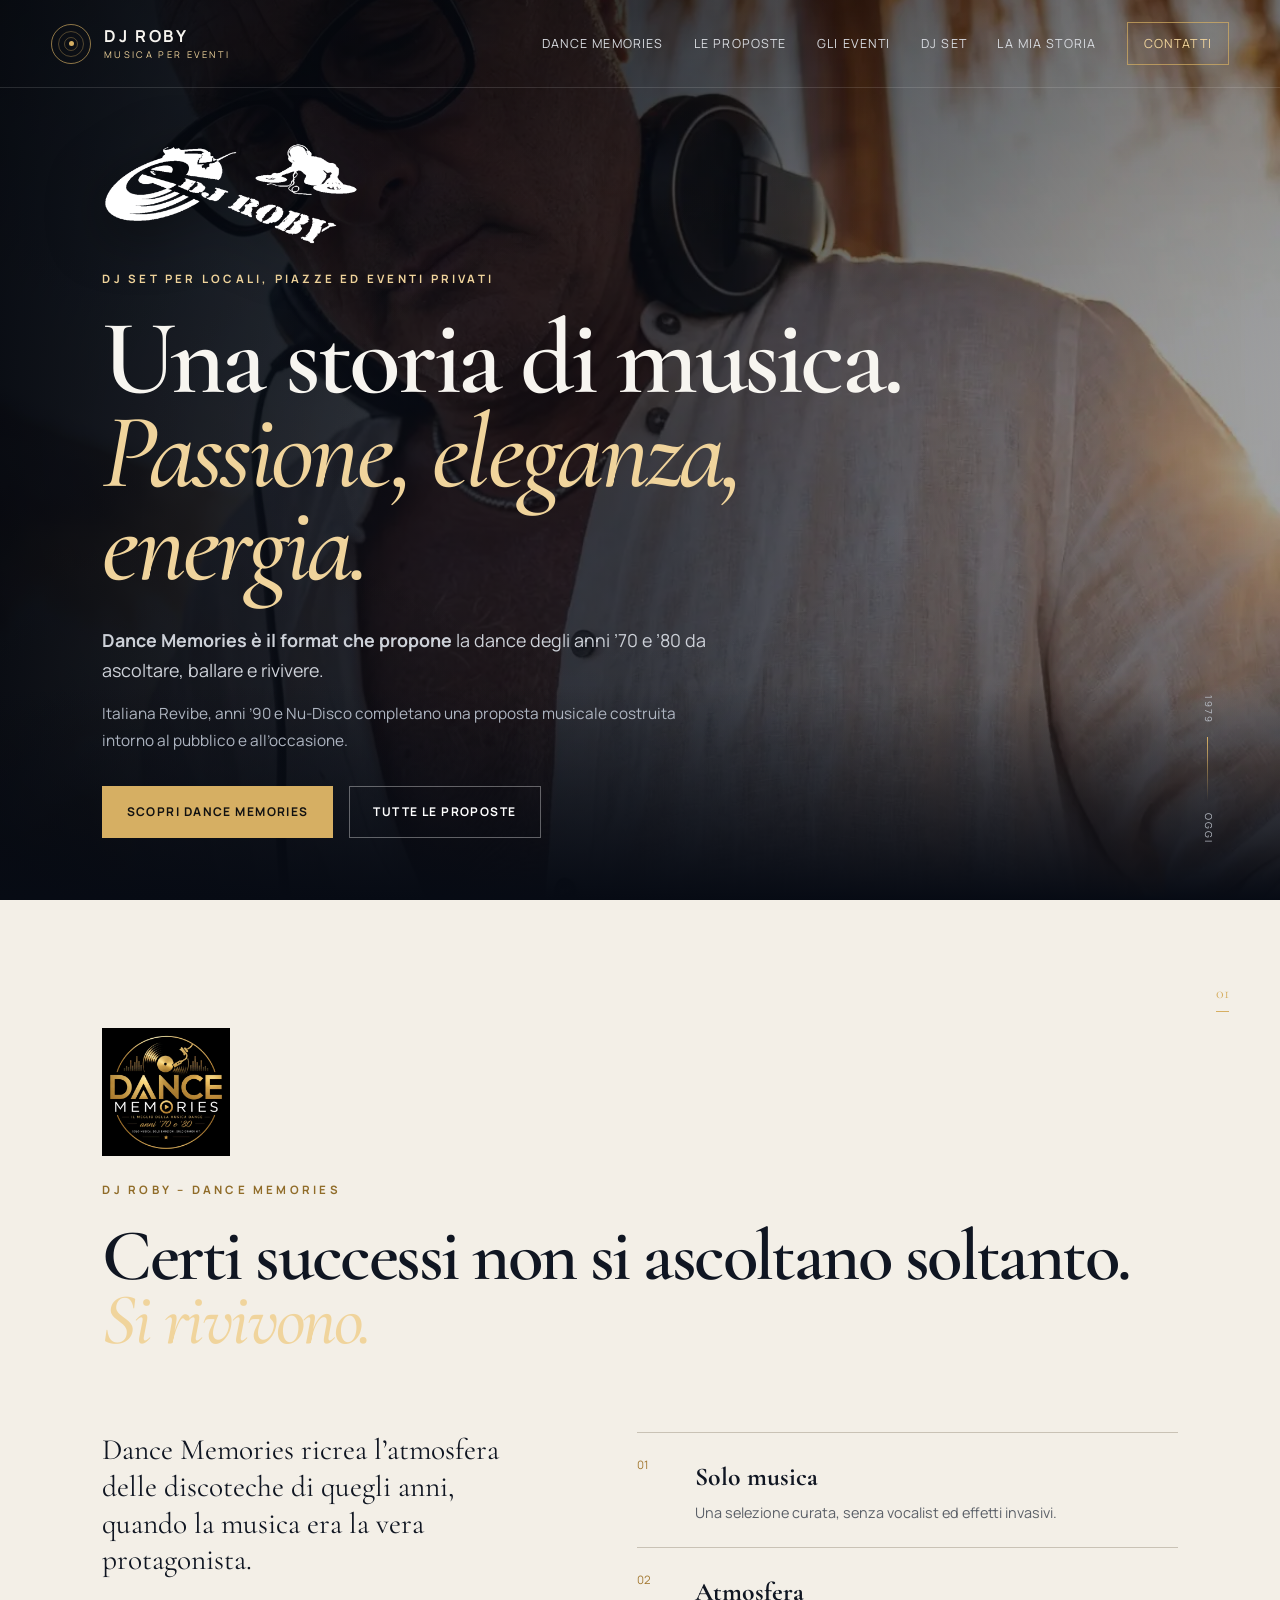
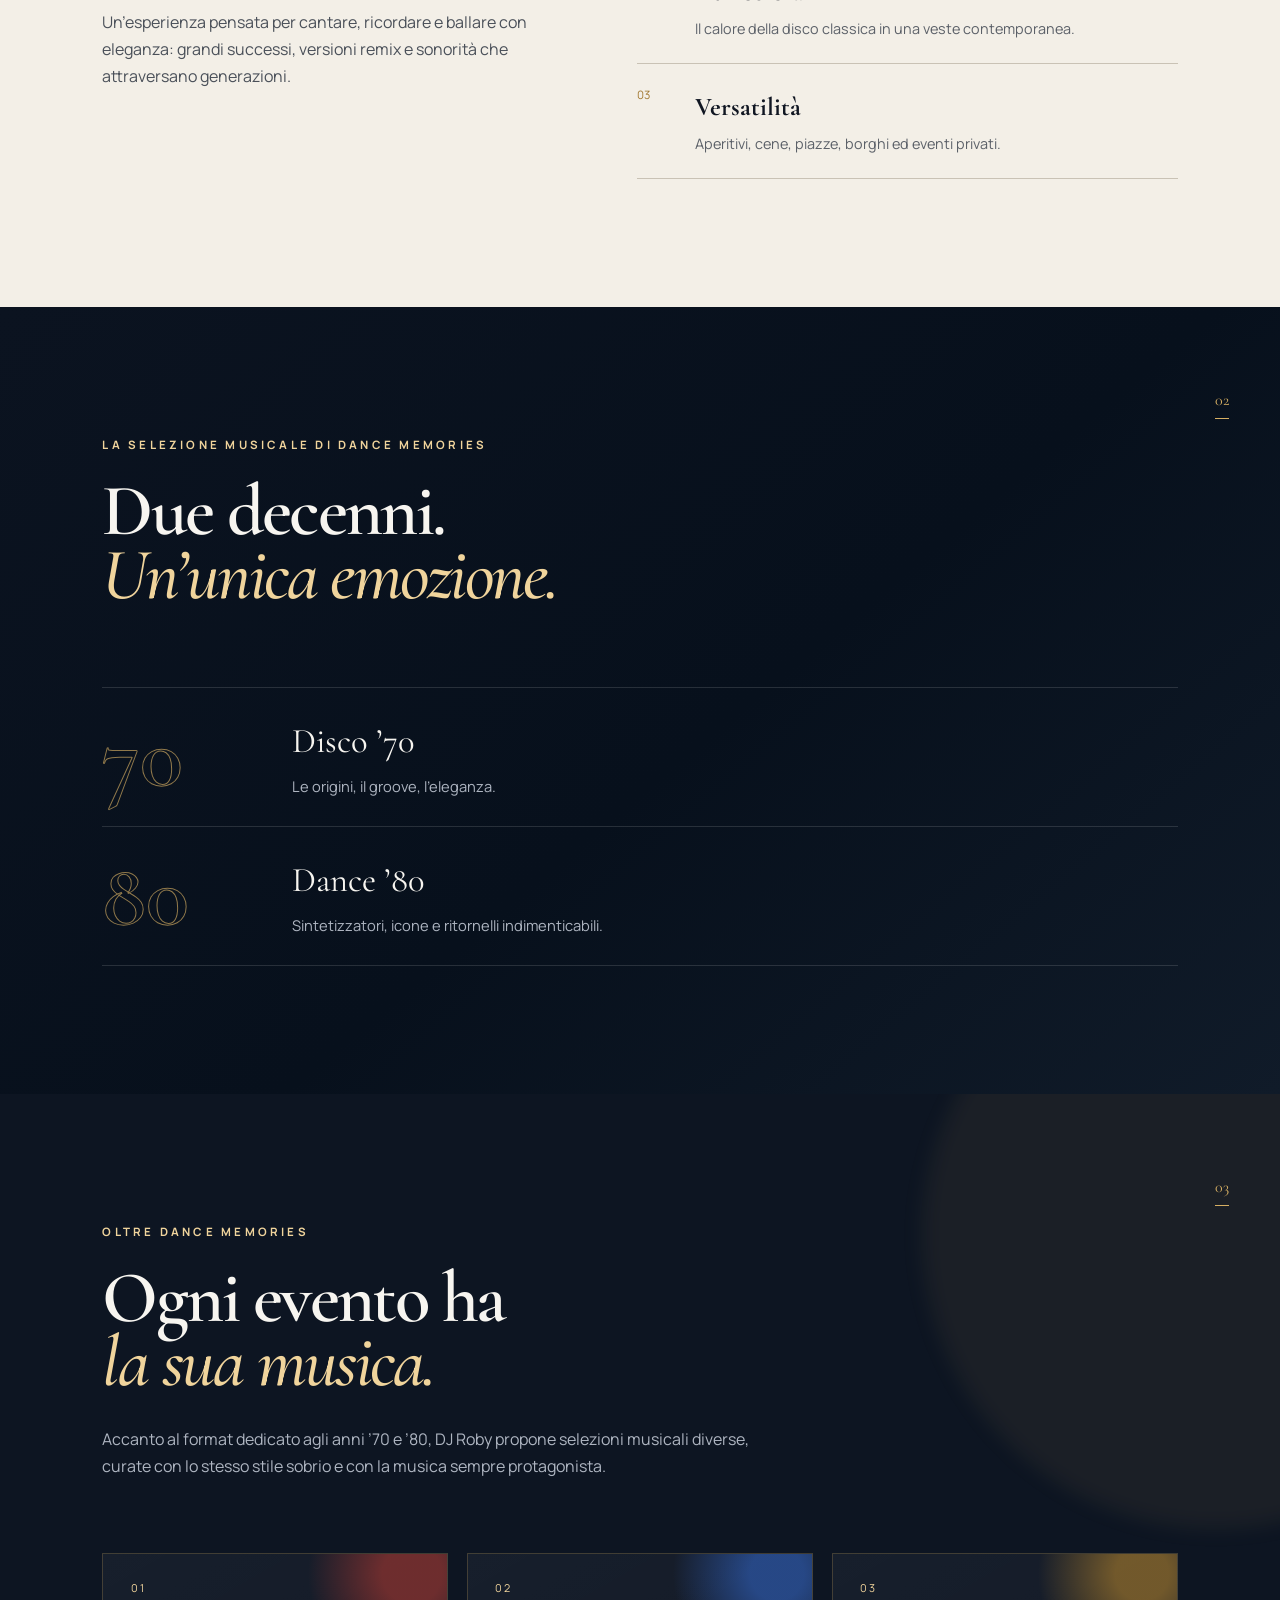
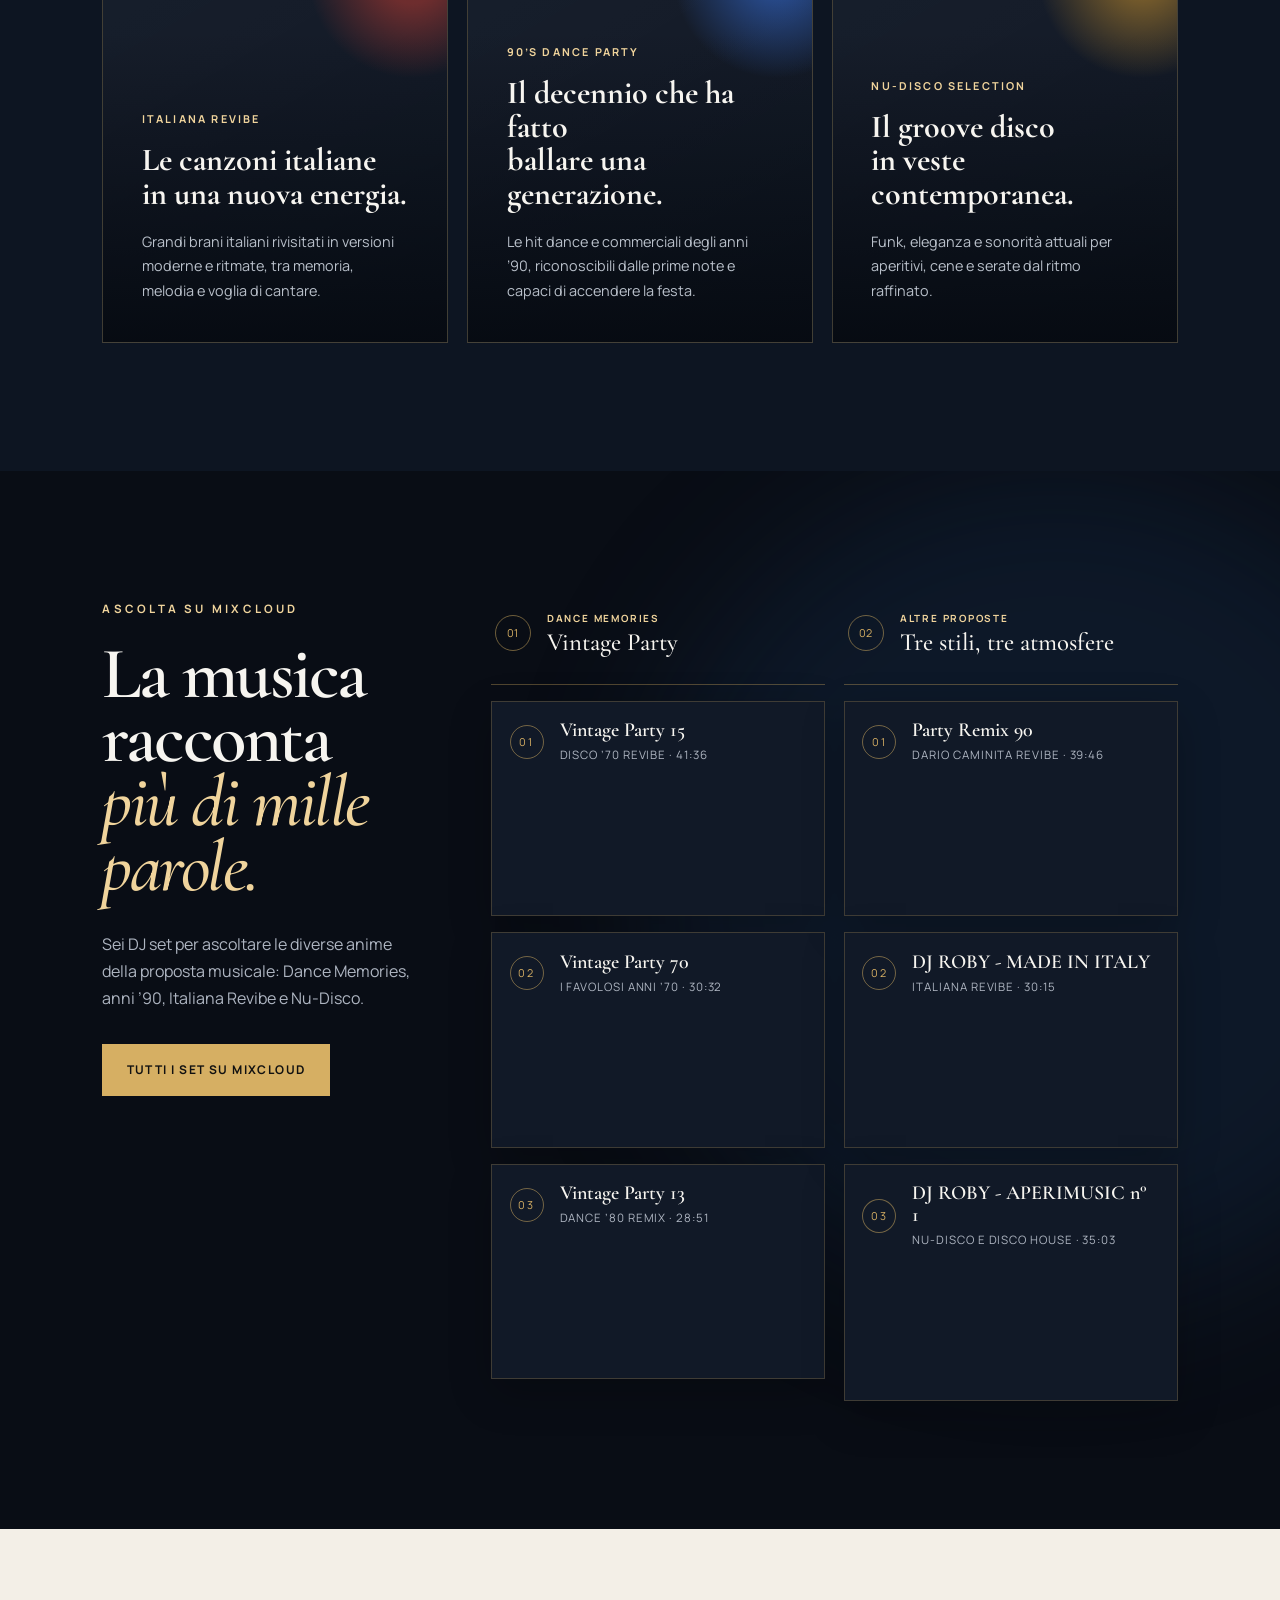
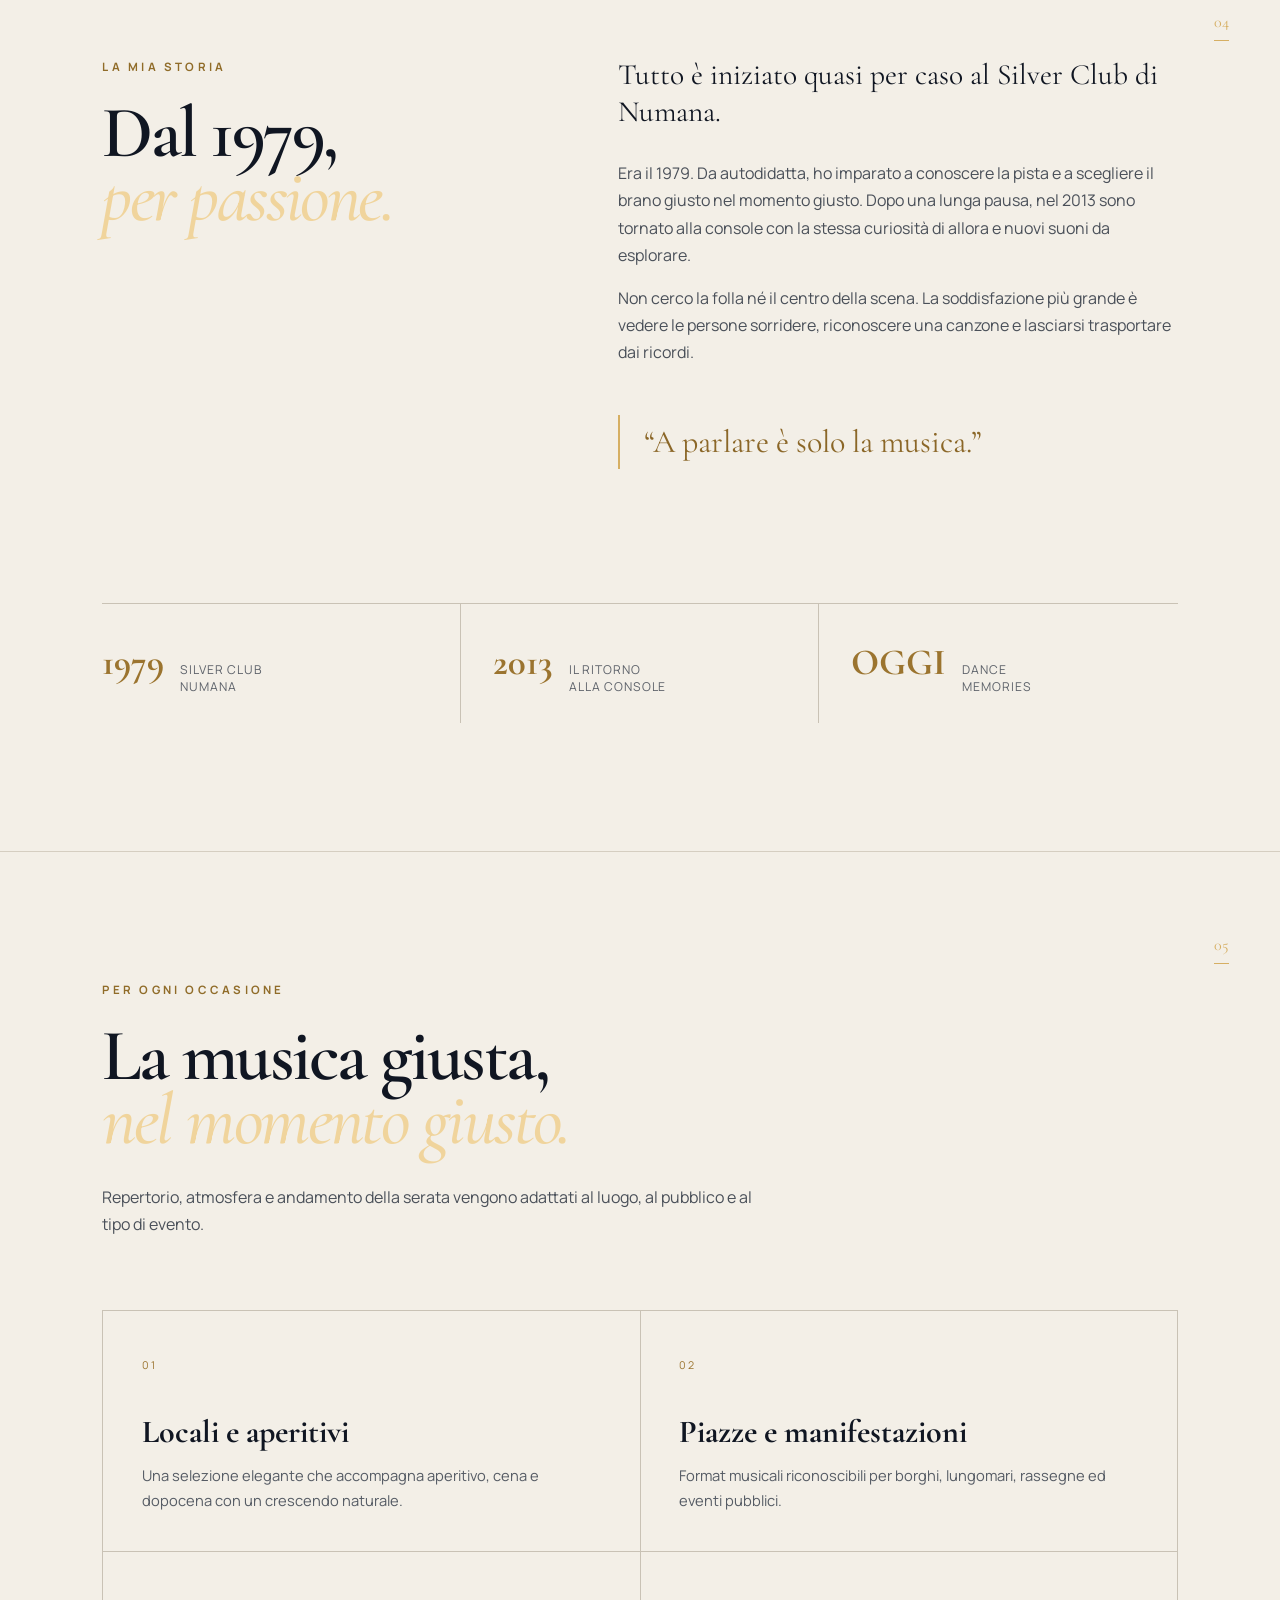
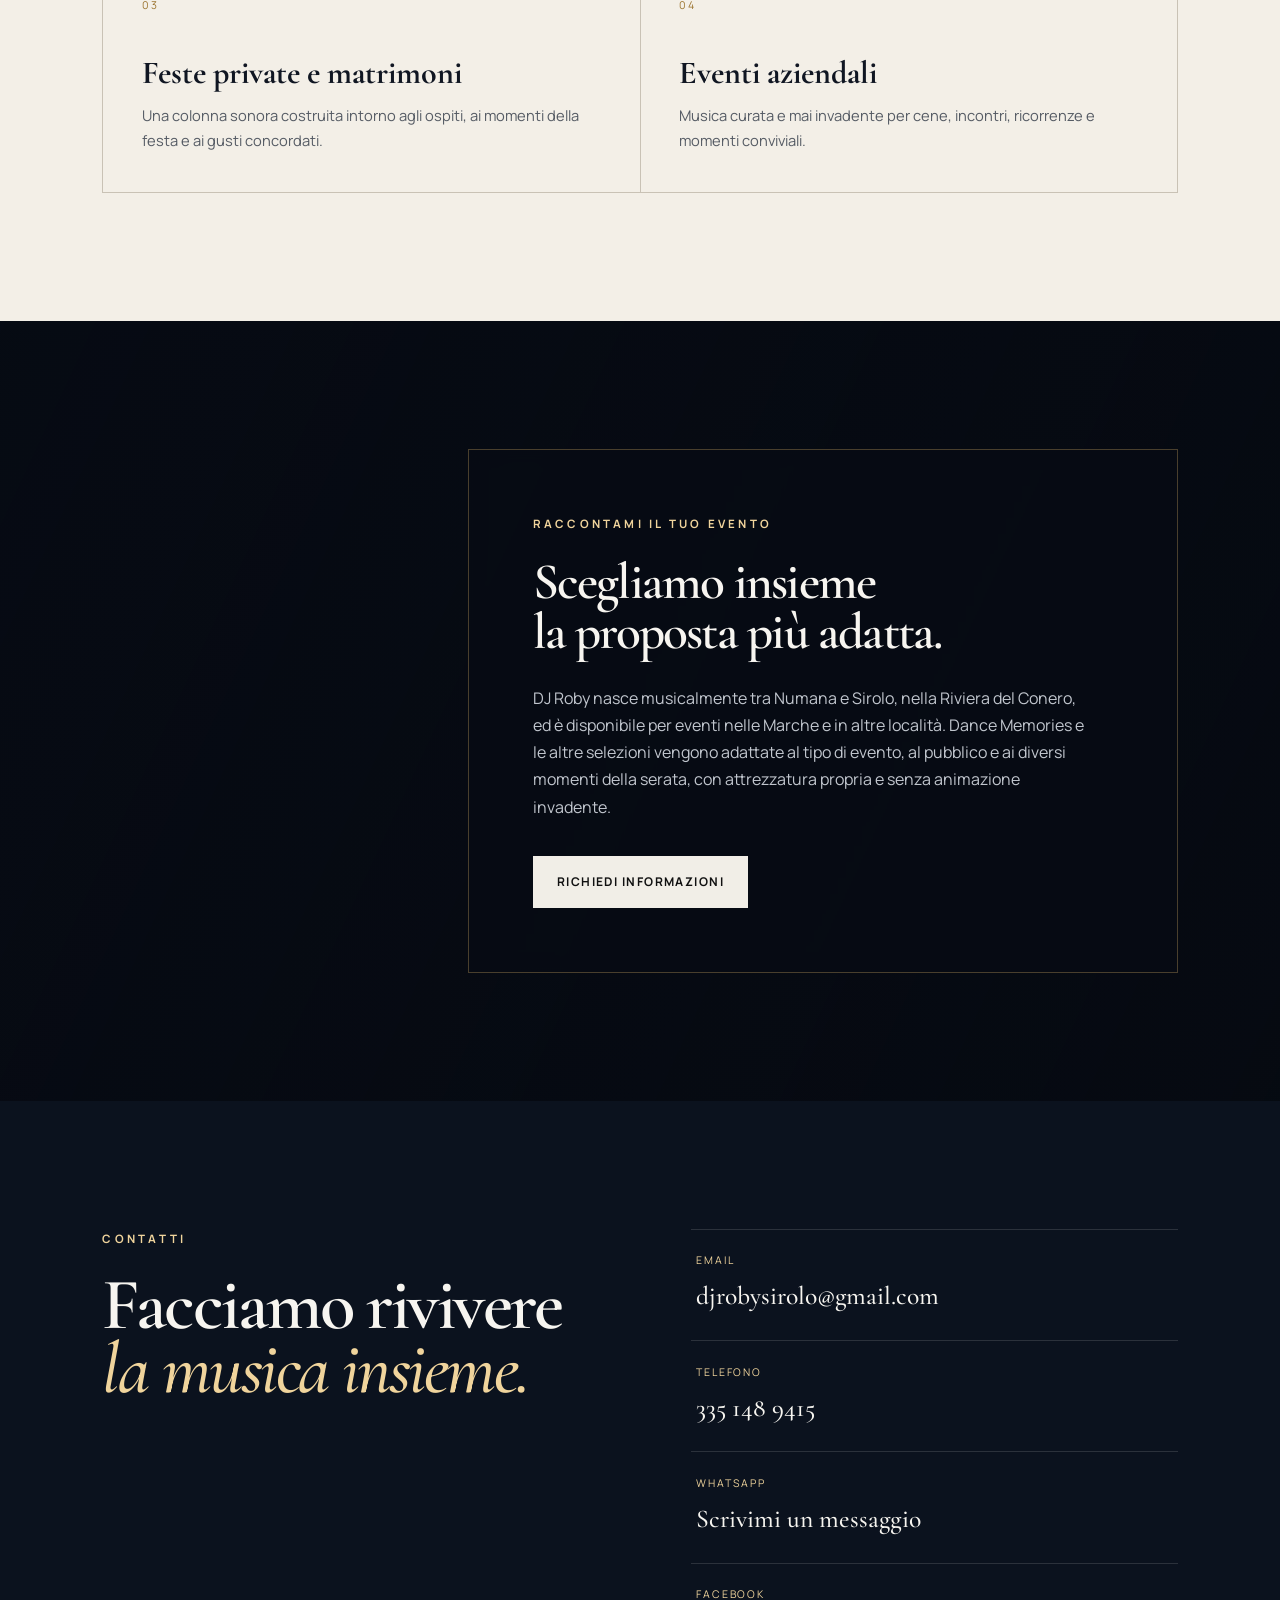
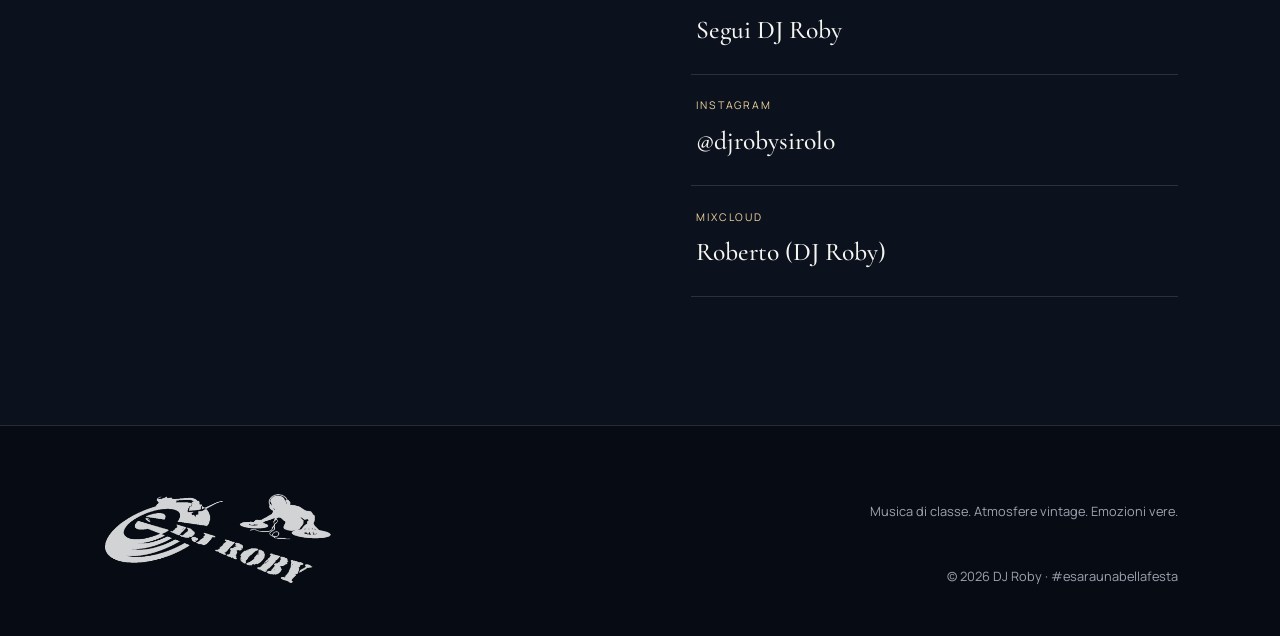
<file: index.html>
<!doctype html>
<html lang="it">
<head>
  <meta charset="utf-8">
  <meta name="viewport" content="width=device-width, initial-scale=1">

  <title>DJ Roby | Dance Memories e DJ set per eventi nelle Marche</title>
  <meta name="description" content="DJ Roby propone Dance Memories, Italiana Revibe, anni '90 e Nu-Disco per locali, piazze, feste private, matrimoni ed eventi aziendali nelle Marche e in altre località.">
  <meta name="robots" content="index, follow, max-image-preview:large">
  <link rel="canonical" href="https://djrobysirolo.github.io/">

  <meta name="geo.region" content="IT-57">
  <meta name="geo.placename" content="Sirolo, Marche, Italia">

  <meta property="og:type" content="website">
  <meta property="og:locale" content="it_IT">
  <meta property="og:site_name" content="DJ Roby – Dance Memories">
  <meta property="og:title" content="DJ Roby | Dance Memories e musica per eventi">
  <meta property="og:description" content="Dance Memories e altre selezioni musicali per locali, piazze, feste private, matrimoni ed eventi aziendali.">
  <meta property="og:url" content="https://djrobysirolo.github.io/">
  <meta property="og:image" content="https://djrobysirolo.github.io/assets/logo-dance-memories.webp">
  <meta property="og:image:alt" content="DJ Roby – Dance Memories">

  <meta name="twitter:card" content="summary_large_image">
  <meta name="twitter:title" content="DJ Roby | Dance Memories e musica per eventi">
  <meta name="twitter:description" content="Dance anni '70 e '80, Italiana Revibe, anni '90 e Nu-Disco per ogni tipo di evento.">
  <meta name="twitter:image" content="https://djrobysirolo.github.io/assets/logo-dance-memories.webp">

  <meta name="theme-color" content="#070b14">

  <link rel="preconnect" href="https://fonts.googleapis.com">
  <link rel="preconnect" href="https://fonts.gstatic.com" crossorigin>
  <link href="https://fonts.googleapis.com/css2?family=Cormorant+Garamond:wght@500;600;700&family=Manrope:wght@400;500;600;700&display=swap" rel="stylesheet">
  <link rel="stylesheet" href="assets/style.css?v=20261009-4">
  <style>
    @media screen and (max-width: 850px) {
      .hero .hero-logo-main { display: none !important; }
    }
  </style>

  <script type="application/ld+json">
  {
    "@context": "https://schema.org",
    "@graph": [
      {
        "@type": "Person",
        "@id": "https://djrobysirolo.github.io/#djroby",
        "name": "DJ Roby",
        "alternateName": "Roberto Aquinati",
        "url": "https://djrobysirolo.github.io/",
        "image": "https://djrobysirolo.github.io/assets/logo-dance-memories.webp",
        "jobTitle": "DJ",
        "description": "DJ Roby propone Dance Memories e selezioni Italiana Revibe, anni '90 e Nu-Disco per locali, piazze ed eventi privati o aziendali.",
        "homeLocation": {
          "@type": "Place",
          "name": "Sirolo, Marche, Italia"
        },
        "areaServed": [
          {
            "@type": "AdministrativeArea",
            "name": "Marche"
          },
          {
            "@type": "City",
            "name": "Sirolo"
          },
          {
            "@type": "City",
            "name": "Numana"
          }
        ],
        "sameAs": [
          "https://www.facebook.com/profile.php?id=61567862291214",
          "https://www.instagram.com/djrobysirolo/",
          "https://www.mixcloud.com/roberto-aquinati/"
        ]
      },
      {
        "@type": "WebSite",
        "@id": "https://djrobysirolo.github.io/#website",
        "url": "https://djrobysirolo.github.io/",
        "name": "DJ Roby – Dance Memories e musica per eventi",
        "inLanguage": "it-IT",
        "publisher": {
          "@id": "https://djrobysirolo.github.io/#djroby"
        }
      }
    ]
  }
  </script>
</head>
<body>
  <a class="skip-link" href="#contenuto">Vai al contenuto</a>
  <header class="site-header" id="top">
    <a class="brand" href="#top" aria-label="DJ Roby – Dance Memories, home">
      <span class="brand-mark" aria-hidden="true"><span></span></span>
      <span class="brand-copy"><strong>DJ ROBY</strong><small>MUSICA PER EVENTI</small></span>
    </a>
    <button class="menu-toggle" type="button" aria-expanded="false" aria-controls="main-nav">
      <span></span><span></span><span></span><span class="sr-only">Apri menu</span>
    </button>
    <nav class="main-nav" id="main-nav" aria-label="Navigazione principale">
      <a href="#format">Dance Memories</a>
      <a href="#proposte">Le proposte</a>
      <a href="#eventi">Gli eventi</a>
      <a href="#ascolta">DJ set</a>
      <a href="#storia">La mia storia</a>
      <a class="nav-cta" href="#contatti">Contatti</a>
    </nav>
  </header>
  <main id="contenuto">
    <section class="hero" aria-labelledby="hero-title">
      <div class="hero-media" aria-hidden="true"></div>
      <div class="hero-vignette" aria-hidden="true"></div>
      <div class="hero-content reveal">
        <img class="hero-logo hero-logo-main" src="assets/logo-dj-roby.webp" alt="Logo ufficiale DJ Roby">
        <p class="eyebrow">DJ set per locali, piazze ed eventi privati</p>
        <h1 id="hero-title">Una storia di musica.<br><em>Passione, eleganza, energia.</em></h1>
        <p class="hero-text"><strong>Dance Memories è il format che propone</strong> la dance degli anni ’70 e ’80 da ascoltare, ballare e rivivere.</p>
        <p class="hero-text hero-text-secondary">Italiana Revibe, anni ’90 e Nu-Disco completano una proposta musicale costruita intorno al pubblico e all’occasione.</p>
        <div class="hero-actions">
          <a class="button button-primary" href="#format">Scopri Dance Memories</a>
          <a class="button button-ghost" href="#proposte">Tutte le proposte</a>
        </div>
      </div>
      <div class="hero-note" aria-hidden="true"><span>1979</span><i></i><span>OGGI</span></div>
    </section>
    <section class="manifesto section" id="format">
      <div class="section-number" aria-hidden="true">01</div>
      <div class="section-heading reveal">
        <img class="section-logo" src="assets/logo-dance-memories.webp" alt="Logo DJ Roby – Dance Memories">
        <p class="eyebrow">DJ ROBY – DANCE MEMORIES</p>
        <h2>Certi successi non si ascoltano soltanto.<br><em>Si rivivono.</em></h2>
      </div>
      <div class="manifesto-grid">
        <div class="manifesto-copy reveal">
          <p class="lead">Dance Memories ricrea l’atmosfera delle discoteche di quegli anni, quando la musica era la vera protagonista.</p>
          <p>Un’esperienza pensata per cantare, ricordare e ballare con eleganza: grandi successi, versioni remix e sonorità che attraversano generazioni.</p>
        </div>
        <div class="qualities reveal">
          <article><span>01</span><h3>Solo musica</h3><p>Una selezione curata, senza vocalist ed effetti invasivi.</p></article>
          <article><span>02</span><h3>Atmosfera</h3><p>Il calore della disco classica in una veste contemporanea.</p></article>
          <article><span>03</span><h3>Versatilità</h3><p>Aperitivi, cene, piazze, borghi ed eventi privati.</p></article>
        </div>
      </div>
    </section>
    <section class="music-section section" id="musica">
      <div class="section-number" aria-hidden="true">02</div>
      <div class="music-intro reveal">
        <p class="eyebrow">LA SELEZIONE MUSICALE DI DANCE MEMORIES</p>
        <h2>Due decenni.<br><em>Un’unica emozione.</em></h2>
      </div>
      <div class="eras" role="list">
        <article class="era reveal" role="listitem"><b>70</b><div><span>Disco ’70</span><p>Le origini, il groove, l’eleganza.</p></div></article>
        <article class="era reveal" role="listitem"><b>80</b><div><span>Dance ’80</span><p>Sintetizzatori, icone e ritornelli indimenticabili.</p></div></article>
      </div>
    </section>
    <section class="offers section" id="proposte">
      <div class="section-number" aria-hidden="true">03</div>
      <div class="offers-heading reveal">
        <p class="eyebrow">OLTRE DANCE MEMORIES</p>
        <h2>Ogni evento ha<br><em>la sua musica.</em></h2>
        <p>Accanto al format dedicato agli anni ’70 e ’80, DJ Roby propone selezioni musicali diverse, curate con lo stesso stile sobrio e con la musica sempre protagonista.</p>
      </div>
      <div class="offer-grid" role="list">
        <article class="offer-card offer-card-italiana reveal" role="listitem">
          <span>01</span>
          <p class="offer-kicker">ITALIANA REVIBE</p>
          <h3>Le canzoni italiane<br>in una nuova energia.</h3>
          <p>Grandi brani italiani rivisitati in versioni moderne e ritmate, tra memoria, melodia e voglia di cantare.</p>
        </article>
        <article class="offer-card offer-card-90 reveal" role="listitem">
          <span>02</span>
          <p class="offer-kicker">90’S DANCE PARTY</p>
          <h3>Il decennio che ha fatto<br>ballare una generazione.</h3>
          <p>Le hit dance e commerciali degli anni ’90, riconoscibili dalle prime note e capaci di accendere la festa.</p>
        </article>
        <article class="offer-card offer-card-nudisco reveal" role="listitem">
          <span>03</span>
          <p class="offer-kicker">NU-DISCO SELECTION</p>
          <h3>Il groove disco<br>in veste contemporanea.</h3>
          <p>Funk, eleganza e sonorità attuali per aperitivi, cene e serate dal ritmo raffinato.</p>
        </article>
      </div>
    </section>
    <section class="listen-section section" id="ascolta">
      <div class="record-glow" aria-hidden="true"></div>
      <div class="listen-copy reveal">
        <p class="eyebrow">ASCOLTA SU MIXCLOUD</p>
        <h2>La musica racconta<br><em>più di mille parole.</em></h2>
        <p>Sei DJ set per ascoltare le diverse anime della proposta musicale: Dance Memories, anni ’90, Italiana Revibe e Nu-Disco.</p>
        <a class="button button-primary" href="https://www.mixcloud.com/roberto-aquinati/" target="_blank" rel="noopener">Tutti i set su Mixcloud</a>
      </div>
      <div class="set-groups reveal">
        <div class="set-group">
          <div class="set-group-heading"><span>01</span><div><p>DANCE MEMORIES</p><h3>Vintage Party</h3></div></div>
          <article class="set-card">
            <div class="set-meta"><span>01</span><div><h3>Vintage Party 15</h3><p>Disco ’70 revibe · 41:36</p></div></div>
            <iframe title="DJ Roby – Vintage Party 15 su Mixcloud" loading="lazy" src="https://www.mixcloud.com/widget/iframe/?hide_cover=1&light=0&feed=%2Froberto-aquinati%2Fdj-roby-vintage-party-15%2F" allow="encrypted-media; fullscreen; autoplay; idle-detection; speaker-selection; web-share"></iframe>
          </article>
          <article class="set-card">
            <div class="set-meta"><span>02</span><div><h3>Vintage Party 70</h3><p>I favolosi anni ’70 · 30:32</p></div></div>
            <iframe title="DJ Roby – Vintage Party 70 su Mixcloud" loading="lazy" src="https://www.mixcloud.com/widget/iframe/?hide_cover=1&light=0&feed=%2Froberto-aquinati%2Fdj-roby-vintage-party-70%2F" allow="encrypted-media; fullscreen; autoplay; idle-detection; speaker-selection; web-share"></iframe>
          </article>
          <article class="set-card">
            <div class="set-meta"><span>03</span><div><h3>Vintage Party 13</h3><p>Dance ’80 remix · 28:51</p></div></div>
            <iframe title="DJ Roby – Vintage Party 13 su Mixcloud" loading="lazy" src="https://www.mixcloud.com/widget/iframe/?hide_cover=1&light=0&feed=%2Froberto-aquinati%2Fdj-roby-disco-party-80-remix%2F" allow="encrypted-media; fullscreen; autoplay; idle-detection; speaker-selection; web-share"></iframe>
          </article>
        </div>
        <div class="set-group">
          <div class="set-group-heading"><span>02</span><div><p>ALTRE PROPOSTE</p><h3>Tre stili, tre atmosfere</h3></div></div>
          <article class="set-card">
            <div class="set-meta"><span>01</span><div><h3>Party Remix 90</h3><p>Dario Caminita Revibe · 39:46</p></div></div>
            <iframe title="DJ Roby – Party Remix 90 su Mixcloud" loading="lazy" src="https://www.mixcloud.com/widget/iframe/?hide_cover=1&light=0&feed=%2Froberto-aquinati%2Fdj-roby-party-remix-90-dario-caminita-revibe%2F" allow="encrypted-media; fullscreen; autoplay; idle-detection; speaker-selection; web-share"></iframe>
          </article>
          <article class="set-card">
            <div class="set-meta"><span>02</span><div><h3>DJ ROBY - MADE IN ITALY</h3><p>Italiana Revibe · 30:15</p></div></div>
            <iframe title="DJ Roby – Made in Italy su Mixcloud" loading="lazy" src="https://www.mixcloud.com/widget/iframe/?hide_cover=1&light=0&feed=%2Froberto-aquinati%2Fdj-roby-made-in-italy%2F" allow="encrypted-media; fullscreen; autoplay; idle-detection; speaker-selection; web-share"></iframe>
          </article>
          <article class="set-card">
            <div class="set-meta"><span>03</span><div><h3>DJ ROBY - APERIMUSIC n° 1</h3><p>Nu-Disco e Disco House · 35:03</p></div></div>
            <iframe title="DJ Roby – Aperimusic n° 1 su Mixcloud" loading="lazy" src="https://www.mixcloud.com/widget/iframe/?hide_cover=1&light=0&feed=%2Froberto-aquinati%2Fdj-roby-aperimusic-n-1%2F" allow="encrypted-media; fullscreen; autoplay; idle-detection; speaker-selection; web-share"></iframe>
          </article>
        </div>
      </div>
    </section>
    <section class="story section" id="storia">
      <div class="section-number" aria-hidden="true">04</div>
      <div class="story-title reveal">
        <p class="eyebrow">LA MIA STORIA</p>
        <h2>Dal 1979,<br><em>per passione.</em></h2>
      </div>
      <div class="story-copy reveal">
        <p class="lead">Tutto è iniziato quasi per caso al Silver Club di Numana.</p>
        <p>Era il 1979. Da autodidatta, ho imparato a conoscere la pista e a scegliere il brano giusto nel momento giusto. Dopo una lunga pausa, nel 2013 sono tornato alla console con la stessa curiosità di allora e nuovi suoni da esplorare.</p>
        <p>Non cerco la folla né il centro della scena. La soddisfazione più grande è vedere le persone sorridere, riconoscere una canzone e lasciarsi trasportare dai ricordi.</p>
        <blockquote>“A parlare è solo la musica.”</blockquote>
      </div>
      <div class="timeline" aria-label="Tappe principali">
        <div><strong>1979</strong><span>Silver Club<br>Numana</span></div>
        <div><strong>2013</strong><span>Il ritorno<br>alla console</span></div>
        <div><strong>OGGI</strong><span>Dance<br>Memories</span></div>
      </div>
    </section>
    <section class="event-types section" id="eventi">
      <div class="section-number" aria-hidden="true">05</div>
      <div class="event-types-heading reveal">
        <p class="eyebrow">PER OGNI OCCASIONE</p>
        <h2>La musica giusta,<br><em>nel momento giusto.</em></h2>
        <p>Repertorio, atmosfera e andamento della serata vengono adattati al luogo, al pubblico e al tipo di evento.</p>
      </div>
      <div class="event-grid" role="list">
        <article class="event-card reveal" role="listitem"><span>01</span><h3>Locali e aperitivi</h3><p>Una selezione elegante che accompagna aperitivo, cena e dopocena con un crescendo naturale.</p></article>
        <article class="event-card reveal" role="listitem"><span>02</span><h3>Piazze e manifestazioni</h3><p>Format musicali riconoscibili per borghi, lungomari, rassegne ed eventi pubblici.</p></article>
        <article class="event-card reveal" role="listitem"><span>03</span><h3>Feste private e matrimoni</h3><p>Una colonna sonora costruita intorno agli ospiti, ai momenti della festa e ai gusti concordati.</p></article>
        <article class="event-card reveal" role="listitem"><span>04</span><h3>Eventi aziendali</h3><p>Musica curata e mai invadente per cene, incontri, ricorrenze e momenti conviviali.</p></article>
      </div>
    </section>
    <section class="events section">
      <div class="events-panel reveal">
        <p class="eyebrow">RACCONTAMI IL TUO EVENTO</p>
        <h2>Scegliamo insieme<br>la proposta più adatta.</h2>
        <p>DJ Roby nasce musicalmente tra Numana e Sirolo, nella Riviera del Conero, ed è disponibile per eventi nelle Marche e in altre località. Dance Memories e le altre selezioni vengono adattate al tipo di evento, al pubblico e ai diversi momenti della serata, con attrezzatura propria e senza animazione invadente.</p>
        <a class="button button-light" href="mailto:djrobysirolo@gmail.com?subject=Richiesta%20informazioni%20-%20Dance%20Memories">Richiedi informazioni</a>
      </div>
    </section>
    <section class="contact section" id="contatti">
      <div class="contact-title reveal">
        <p class="eyebrow">CONTATTI</p>
        <h2>Facciamo rivivere<br><em>la musica insieme.</em></h2>
      </div>
      <div class="contact-links reveal">
        <a href="mailto:djrobysirolo@gmail.com"><span>Email</span><strong>djrobysirolo@gmail.com</strong></a>
        <a href="tel:+393351489415"><span>Telefono</span><strong>335 148 9415</strong></a>
        <a href="https://wa.me/393351489415" target="_blank" rel="noopener"><span>WhatsApp</span><strong>Scrivimi un messaggio</strong></a>
        <a href="https://www.facebook.com/profile.php?id=61567862291214" target="_blank" rel="noopener"><span>Facebook</span><strong>Segui DJ Roby</strong></a>
        <a href="https://www.instagram.com/djrobysirolo/?hl=it" target="_blank" rel="noopener"><span>Instagram</span><strong>@djrobysirolo</strong></a>
        <a href="https://www.mixcloud.com/roberto-aquinati/" target="_blank" rel="noopener"><span>Mixcloud</span><strong>Roberto (DJ Roby)</strong></a>
      </div>
    </section>
  </main>
  <footer>
    <a class="footer-logo-link" href="#top" aria-label="Torna all'inizio"><img class="footer-logo" src="assets/logo-dj-roby.webp" alt="Logo ufficiale DJ Roby"></a>
    <p>Musica di classe. Atmosfere vintage. Emozioni vere.</p>
    <p class="copyright">© <span id="year"></span> DJ Roby · #esaraunabellafesta</p>
  </footer>
  <script src="assets/site.js?v=20261009-4"></script>
</body>
</html>
</file>
<file: assets/style.css>
:root{--ink:#070b14;--ink-2:#0c1422;--gold:#d6af63;--gold-2:#f0d49c;--paper:#f3efe7;--muted:#aeb5c1;--line:rgba(255,255,255,.13);--serif:"Cormorant Garamond",Georgia,serif;--sans:"Manrope",Arial,sans-serif}
*{box-sizing:border-box}html{scroll-behavior:smooth}body{margin:0;background:var(--ink);color:#f7f5f0;font-family:var(--sans);font-size:16px;line-height:1.7;overflow-x:hidden}a{color:inherit}button{font:inherit}.sr-only{position:absolute;width:1px;height:1px;padding:0;margin:-1px;overflow:hidden;clip:rect(0,0,0,0);white-space:nowrap;border:0}.skip-link{position:fixed;z-index:1000;top:1rem;left:1rem;transform:translateY(-160%);background:#fff;color:#000;padding:.7rem 1rem}.skip-link:focus{transform:none}
.site-header{height:88px;padding:0 clamp(1.2rem,4vw,5rem);display:flex;align-items:center;justify-content:space-between;position:absolute;z-index:20;width:100%;border-bottom:1px solid var(--line)}.brand{display:flex;align-items:center;gap:.8rem;text-decoration:none}.brand-mark{display:grid;place-items:center;width:40px;height:40px;border:1px solid rgba(214,175,99,.65);border-radius:50%;position:relative}.brand-mark:before,.brand-mark:after,.brand-mark span{content:"";position:absolute;border-radius:50%;border:1px solid rgba(214,175,99,.35)}.brand-mark:before{inset:6px}.brand-mark:after{inset:12px}.brand-mark span{width:5px;height:5px;background:var(--gold);border:0}.brand-copy{display:flex;flex-direction:column;line-height:1}.brand-copy strong{font-size:1.03rem;letter-spacing:.16em}.brand-copy small{font-size:.58rem;color:var(--gold-2);letter-spacing:.25em;margin-top:.36rem}.main-nav{display:flex;align-items:center;gap:clamp(1.2rem,2.4vw,2.5rem)}.main-nav a{font-size:.78rem;text-decoration:none;letter-spacing:.09em;text-transform:uppercase;color:#d8dbe0;transition:.25s}.main-nav a:hover,.main-nav a:focus-visible{color:var(--gold-2)}.main-nav .nav-cta{border:1px solid rgba(214,175,99,.7);padding:.6rem 1rem;color:var(--gold-2)}.menu-toggle{display:none;background:none;border:0;color:#fff;padding:.6rem}.menu-toggle span:not(.sr-only){display:block;width:26px;height:1px;background:currentColor;margin:6px}
.hero{min-height:790px;height:100svh;position:relative;display:flex;align-items:center;padding:110px clamp(1.2rem,8vw,9.5rem) 50px;isolation:isolate}.hero-media{position:absolute;inset:0;z-index:-3;background:radial-gradient(circle at 75% 40%,rgba(214,175,99,.16),transparent 28%),linear-gradient(115deg,#080d17 25%,#10213b 100%);background-image:linear-gradient(90deg,rgba(7,11,20,.97) 0%,rgba(7,11,20,.76) 48%,rgba(7,11,20,.2) 100%),url("dj-roby-portrait.webp");background-size:cover;background-position:65% 32%}.hero-vignette{position:absolute;inset:0;z-index:-2;background:linear-gradient(0deg,var(--ink) 0%,transparent 24%),radial-gradient(ellipse at center,transparent 30%,rgba(0,0,0,.38) 100%)}.hero-content{max-width:800px}.eyebrow{font-size:.72rem;font-weight:700;letter-spacing:.28em;color:var(--gold-2);text-transform:uppercase;margin:0 0 1.5rem}.hero h1,.section h2{font-family:var(--serif);font-weight:600;line-height:.88;letter-spacing:-.035em;margin:0}.hero h1{font-size:clamp(4.2rem,8.3vw,8rem)}h1 em,h2 em{font-weight:500;color:var(--gold-2)}.hero-text{font-size:clamp(1rem,1.4vw,1.16rem);color:#cdd1d8;max-width:610px;margin:2rem 0}.hero-actions{display:flex;gap:1rem;flex-wrap:wrap}.button{display:inline-flex;justify-content:center;align-items:center;min-height:52px;padding:.8rem 1.45rem;border:1px solid transparent;text-decoration:none;font-size:.75rem;letter-spacing:.12em;text-transform:uppercase;font-weight:700;transition:transform .25s,background .25s,color .25s,border-color .25s}.button:hover{transform:translateY(-2px)}.button-primary{background:var(--gold);color:#111}.button-primary:hover{background:var(--gold-2)}.button-ghost{border-color:rgba(255,255,255,.35);color:#fff}.button-ghost:hover{border-color:#fff}.hero-note{position:absolute;bottom:3.5rem;right:clamp(1.2rem,5vw,6rem);display:flex;align-items:center;gap:.8rem;font-size:.6rem;letter-spacing:.2em;color:#bbc0c9;writing-mode:vertical-rl}.hero-note i{height:64px;width:1px;background:linear-gradient(var(--gold),transparent)}
.section{position:relative;padding:clamp(6rem,10vw,10rem) clamp(1.2rem,8vw,9.5rem)}.section-number{position:absolute;right:clamp(1.2rem,4vw,5rem);top:5rem;font-family:var(--serif);font-size:1rem;color:var(--gold);border-bottom:1px solid var(--gold);padding-bottom:.25rem}.section h2{font-size:clamp(3rem,5.7vw,6rem)}.manifesto{background:var(--paper);color:#101622}.manifesto .eyebrow,.story .eyebrow{color:#906c29}.manifesto-grid{display:grid;grid-template-columns:1fr 1.25fr;gap:clamp(3rem,8vw,9rem);margin-top:5rem}.lead{font-family:var(--serif);font-size:clamp(1.65rem,2.3vw,2.15rem);line-height:1.25;margin-top:0}.manifesto-copy>p:not(.lead){color:#4a5059;max-width:540px}.qualities article{display:grid;grid-template-columns:42px 1fr;column-gap:1rem;padding:1.35rem 0;border-top:1px solid #c9c2b5}.qualities article:last-child{border-bottom:1px solid #c9c2b5}.qualities span{grid-row:1/3;color:#a27831;font-size:.72rem}.qualities h3{margin:0;font-family:var(--serif);font-size:1.6rem}.qualities p{margin:.2rem 0 0;color:#5b6068;font-size:.9rem}
.music-section{background:linear-gradient(140deg,#0b1320,#07101c 55%,#101b29)}.music-intro{max-width:850px}.eras{margin-top:5rem;border-top:1px solid var(--line)}.era{display:grid;grid-template-columns:minmax(100px,190px) 1fr;align-items:center;border-bottom:1px solid var(--line);padding:1.5rem 0;transition:padding .3s,background .3s}.era:hover{padding-left:1rem;background:linear-gradient(90deg,rgba(214,175,99,.06),transparent)}.era b{font-family:var(--serif);font-size:clamp(4rem,7vw,7rem);line-height:1;color:transparent;-webkit-text-stroke:1px rgba(214,175,99,.66);font-weight:600}.era span{font-family:var(--serif);font-size:clamp(1.65rem,2.7vw,2.5rem)}.era p{margin:.2rem 0;color:var(--muted);font-size:.92rem}
.listen-section{min-height:760px;display:grid;grid-template-columns:1fr 1fr;align-items:center;gap:5rem;background:#090d15;overflow:hidden}.listen-copy{z-index:2}.listen-copy>p:not(.eyebrow){color:var(--muted);max-width:580px;margin:2rem 0}.vinyl{width:min(40vw,520px);aspect-ratio:1;border-radius:50%;justify-self:center;display:grid;place-items:center;background:repeating-radial-gradient(circle,#121824 0,#121824 3px,#202735 4px,#0b0f17 6px);box-shadow:0 0 0 1px #343a45,0 35px 90px rgba(0,0,0,.75);animation:spin 24s linear infinite}.vinyl:before{content:"";position:absolute;width:37%;aspect-ratio:1;border-radius:50%;background:radial-gradient(circle at center,#10131a 0 6%,var(--gold) 7% 100%);box-shadow:0 0 30px rgba(214,175,99,.2)}.vinyl-label{position:relative;z-index:1;text-align:center;color:#10131a;display:flex;flex-direction:column;line-height:1}.vinyl-label span{font-size:.65rem;letter-spacing:.2em}.vinyl-label strong{font-size:1.2rem;letter-spacing:.08em}.vinyl-label small{font-size:.38rem;letter-spacing:.12em;margin-top:.35rem}.record-glow{position:absolute;right:-15%;width:65%;aspect-ratio:1;border-radius:50%;background:rgba(27,65,111,.22);filter:blur(70px)}.mixcloud-player{width:100%;max-width:620px;margin:2rem 0 1rem}.mixcloud-player iframe{border:0;width:100%;height:120px}@keyframes spin{to{transform:rotate(360deg)}}@media(prefers-reduced-motion:reduce){html{scroll-behavior:auto}.vinyl{animation:none}.reveal{transition:none!important}}
.story{background:var(--paper);color:#101622;display:grid;grid-template-columns:.85fr 1.15fr;gap:clamp(3rem,8vw,9rem)}.story-title{position:sticky;top:3rem;align-self:start}.story-copy p:not(.lead){color:#4a5059}.story-copy blockquote{font-family:var(--serif);font-size:2rem;color:#8b6728;border-left:2px solid var(--gold);padding-left:1.5rem;margin:3rem 0 0}.timeline{grid-column:1/-1;display:grid;grid-template-columns:repeat(3,1fr);border-top:1px solid #c9c2b5;margin-top:2rem}.timeline div{display:flex;align-items:baseline;gap:1rem;padding:1.7rem 0;border-right:1px solid #c9c2b5}.timeline div:not(:first-child){padding-left:2rem}.timeline div:last-child{border-right:0}.timeline strong{font-family:var(--serif);font-size:2.3rem;color:#9b742f}.timeline span{font-size:.76rem;line-height:1.45;text-transform:uppercase;letter-spacing:.08em;color:#5d626a}
.events{background:linear-gradient(115deg,rgba(6,10,17,.15),rgba(6,10,17,.72)),url("hero-turntable.webp") center/cover fixed;display:flex;justify-content:flex-end}.events-panel{background:rgba(7,11,20,.91);border:1px solid rgba(214,175,99,.32);padding:clamp(2rem,5vw,5rem);width:min(710px,100%);backdrop-filter:blur(8px)}.events-panel h2{font-size:clamp(2.5rem,4vw,4.5rem);line-height:.98}.events-panel>p:not(.eyebrow){color:#c1c6ce;margin:1.7rem 0 2.2rem;max-width:560px}.button-light{background:#f1eee7;color:#111}.button-light:hover{background:#fff}
.contact{display:grid;grid-template-columns:1fr 1fr;gap:clamp(3rem,8vw,9rem);background:#0b121e}.contact-links{border-top:1px solid var(--line)}.contact-links a{display:flex;flex-direction:column;padding:1.4rem .3rem;border-bottom:1px solid var(--line);text-decoration:none;transition:padding .25s,background .25s}.contact-links a:hover{padding-left:1rem;background:rgba(255,255,255,.025)}.contact-links span{font-size:.66rem;color:var(--gold-2);letter-spacing:.18em;text-transform:uppercase}.contact-links strong{font-family:var(--serif);font-size:clamp(1.35rem,2vw,1.85rem);font-weight:500;margin-top:.25rem}
footer{padding:3rem clamp(1.2rem,8vw,9.5rem);display:grid;grid-template-columns:1fr auto;gap:1rem;align-items:end;border-top:1px solid var(--line);color:#9da4af}footer>p{margin:0;font-size:.8rem}.footer-brand{grid-row:span 2;align-self:center}.copyright{text-align:right}
.reveal{opacity:0;transform:translateY(22px);transition:opacity .7s ease,transform .7s ease}.reveal.visible{opacity:1;transform:none}
@media(max-width:850px){.site-header{height:74px}.menu-toggle{display:block;position:relative;z-index:3}.main-nav{position:absolute;top:0;right:0;width:min(84vw,370px);height:100vh;background:#0b121e;flex-direction:column;align-items:stretch;padding:6rem 2rem 2rem;transform:translateX(105%);transition:transform .35s;box-shadow:-20px 0 50px rgba(0,0,0,.4)}.main-nav.open{transform:none}.main-nav a{padding:1rem 0;border-bottom:1px solid var(--line)}.main-nav .nav-cta{margin-top:1rem;text-align:center}.hero{min-height:720px;padding-top:100px}.hero-media{background-position:62% center}.manifesto-grid,.listen-section,.story,.contact{grid-template-columns:1fr}.manifesto-grid{margin-top:3rem}.listen-section{gap:3rem}.vinyl{width:min(80vw,420px);grid-row:1}.story-title{position:static}.timeline{grid-template-columns:1fr}.timeline div,.timeline div:not(:first-child){padding:1rem 0;border-right:0;border-bottom:1px solid #c9c2b5}.events{background-attachment:scroll}footer{grid-template-columns:1fr}.footer-brand{grid-row:auto;margin-bottom:1rem}.copyright{text-align:left}}
@media(max-width:520px){.hero h1{font-size:3.65rem}.section{padding-top:5.5rem;padding-bottom:5.5rem}.section-number{top:2rem}.era{grid-template-columns:82px 1fr}.era b{font-size:3.8rem}.hero-note{display:none}.hero-actions .button{width:100%}.contact-links strong{overflow-wrap:anywhere}.brand-mark{width:35px;height:35px}.brand-copy strong{font-size:.9rem}}

.hero-logo{display:block;width:clamp(112px,13vw,180px);height:auto;margin:0 0 1.25rem;filter:drop-shadow(0 10px 28px rgba(0,0,0,.45))}
.listen-section{grid-template-columns:.82fr 1.18fr}
.set-list{position:relative;z-index:2;display:grid;gap:1rem}
.set-card{background:#111927;border:1px solid rgba(214,175,99,.23);padding:1.1rem;box-shadow:0 14px 40px rgba(0,0,0,.22)}
.set-meta{display:flex;align-items:center;gap:1rem;margin-bottom:.8rem}
.set-meta>span{color:var(--gold);font-size:.68rem;letter-spacing:.15em;border:1px solid rgba(214,175,99,.5);width:34px;height:34px;display:grid;place-items:center;border-radius:50%}
.set-meta h3{font-family:var(--serif);font-size:1.45rem;font-weight:600;margin:0;line-height:1.1}
.set-meta p{font-size:.72rem;color:#aeb5c1;letter-spacing:.08em;text-transform:uppercase;margin:.25rem 0 0}
.set-card iframe{display:block;border:0;width:100%;height:120px}
.footer-logo-link{grid-row:span 2;display:block;width:min(230px,52vw)}
.footer-logo{display:block;width:100%;height:auto;filter:brightness(0) invert(1);opacity:.82}
@media(max-width:850px){.listen-section{grid-template-columns:1fr}.hero-media{background-position:59% 24%}.hero-logo{width:125px}.footer-logo-link{grid-row:auto;margin-bottom:1rem}}
@media(max-width:520px){.hero-media{background-position:60% 18%}.hero-logo{width:105px}.set-card{padding:.8rem}.set-meta h3{font-size:1.25rem}}

/* DJ Roby — vetrina completa */
.section-logo{display:block;width:clamp(100px,10vw,145px);height:auto;margin:0 0 1.5rem}
.hero-logo-main{width:clamp(185px,20vw,300px);filter:brightness(0) invert(1) drop-shadow(0 10px 28px rgba(0,0,0,.55))}
.hero-text+.hero-text{margin-top:-1rem}
.hero-text-secondary{font-size:clamp(.92rem,1.2vw,1.03rem);color:#aeb5c1}

.offers{background:#0d1522;overflow:hidden}
.offers:before{content:"";position:absolute;width:46vw;aspect-ratio:1;border-radius:50%;right:-18vw;top:-12vw;background:rgba(214,175,99,.07);filter:blur(10px)}
.offers-heading{position:relative;max-width:850px}
.offers-heading>p:not(.eyebrow){color:var(--muted);max-width:690px;margin:2rem 0 0}
.offer-grid{position:relative;display:grid;grid-template-columns:repeat(3,1fr);gap:1.2rem;margin-top:4.5rem}
.offer-card{position:relative;min-height:390px;padding:clamp(1.7rem,3vw,2.6rem);border:1px solid rgba(214,175,99,.24);background:linear-gradient(150deg,rgba(255,255,255,.045),rgba(255,255,255,.012));display:flex;flex-direction:column;justify-content:flex-end;overflow:hidden}
.offer-card:before{content:"";position:absolute;inset:0;background:linear-gradient(180deg,transparent 20%,rgba(6,10,17,.94) 100%);z-index:0}
.offer-card:after{content:"";position:absolute;width:210px;aspect-ratio:1;border-radius:50%;top:-85px;right:-70px;opacity:.55}
.offer-card>*{position:relative;z-index:1}
.offer-card>span{position:absolute;top:1.6rem;left:1.7rem;font-size:.68rem;letter-spacing:.18em;color:var(--gold-2)}
.offer-card-italiana:after{background:radial-gradient(circle,#b63b32 0 20%,rgba(182,59,50,.1) 65%,transparent 70%)}
.offer-card-90:after{background:radial-gradient(circle,#356bd1 0 18%,rgba(53,107,209,.1) 65%,transparent 70%)}
.offer-card-nudisco:after{background:radial-gradient(circle,#bd8a2d 0 18%,rgba(189,138,45,.1) 65%,transparent 70%)}
.offer-kicker{margin:0 0 .9rem;color:var(--gold-2);font-size:.68rem;font-weight:700;letter-spacing:.2em}
.offer-card h3{font-family:var(--serif);font-size:clamp(1.8rem,2.5vw,2.45rem);line-height:1.05;margin:0 0 1.2rem}
.offer-card>p:last-child{color:#b9c0ca;font-size:.9rem;margin:0}

.event-types{background:var(--paper);color:#101622;border-top:1px solid #d5cec1}
.event-types .eyebrow{color:#906c29}
.event-types-heading{max-width:850px}
.event-types-heading>p:not(.eyebrow){color:#4a5059;max-width:660px;margin:2rem 0 0}
.event-grid{display:grid;grid-template-columns:repeat(2,1fr);margin-top:4.5rem;border-top:1px solid #c9c2b5;border-left:1px solid #c9c2b5}
.event-card{position:relative;padding:clamp(1.7rem,3vw,3rem);border-right:1px solid #c9c2b5;border-bottom:1px solid #c9c2b5;min-height:240px}
.event-card>span{font-size:.67rem;color:#9b742f;letter-spacing:.17em}
.event-card h3{font-family:var(--serif);font-size:clamp(1.75rem,2.5vw,2.35rem);line-height:1.08;margin:2.4rem 0 .8rem}
.event-card p{color:#555b64;font-size:.92rem;max-width:480px;margin:0}

@media(max-width:850px){.hero-logo-main{width:210px}.offer-grid{grid-template-columns:1fr}.offer-card{min-height:320px}}
@media(max-width:520px){.hero-logo-main{width:185px}.event-grid{grid-template-columns:1fr}}

.listen-section{grid-template-columns:.62fr 1.38fr;align-items:start}
.set-groups{position:relative;z-index:2;display:grid;grid-template-columns:repeat(2,minmax(0,1fr));gap:1.2rem}
.set-group{display:grid;gap:1rem;align-content:start}
.set-group-heading{min-height:86px;display:flex;align-items:center;gap:1rem;padding:0 .25rem 1rem;border-bottom:1px solid rgba(214,175,99,.35)}
.set-group-heading>span{width:36px;height:36px;flex:0 0 36px;border:1px solid rgba(214,175,99,.5);border-radius:50%;display:grid;place-items:center;color:var(--gold);font-size:.68rem}
.set-group-heading p{margin:0;color:var(--gold-2);font-size:.62rem;font-weight:700;letter-spacing:.18em}
.set-group-heading h3{margin:.15rem 0 0;font-family:var(--serif);font-size:1.55rem;font-weight:500;line-height:1.1}
.set-groups .set-card{height:100%}
.set-groups .set-meta h3{font-size:1.25rem}
@media(max-width:1120px){.listen-section{grid-template-columns:1fr}.set-groups{grid-template-columns:repeat(2,minmax(0,1fr))}}
@media(max-width:700px){.set-groups{grid-template-columns:1fr}.set-group+.set-group{margin-top:2rem}}
</file>
